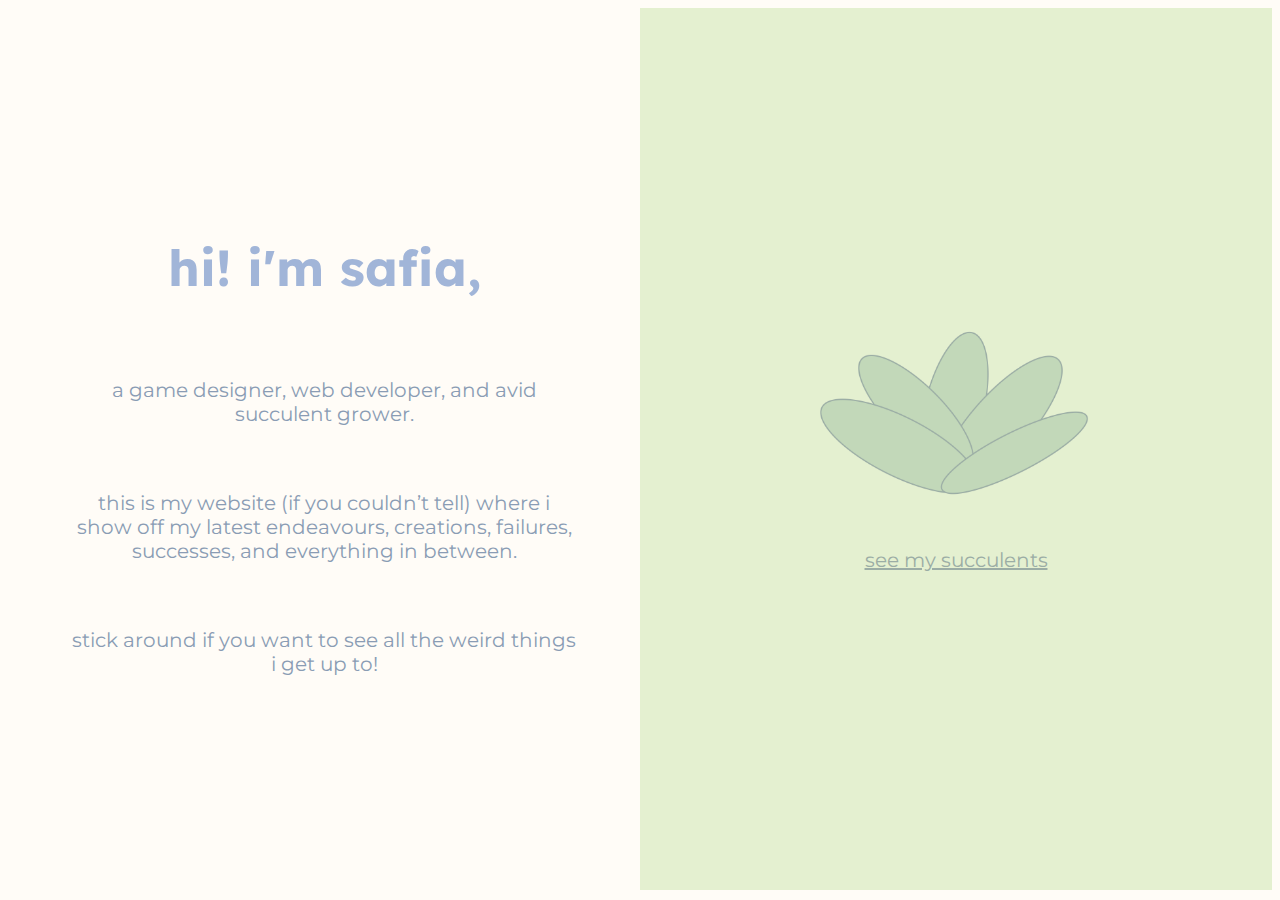
<file: index.html>
<!DOCTYPE html>
<html>
    <head>
        <title>safia ezzahir</title>
        <meta charset="UTF-8">
        <link rel="stylesheet" href="styles.css">
        <link rel="preconnect" href="https://fonts.googleapis.com">
        <link rel="preconnect" href="https://fonts.gstatic.com" crossorigin>
        <link href="https://fonts.googleapis.com/css2?family=Lexend:wght@100..900&family=Montserrat:ital,wght@0,100..900;1,100..900&display=swap" rel="stylesheet">
    </head>

    <body>
        <div class="main">
            <div class="half intro">
                <h1>hi! i'm safia,</h1>
                <p>a game designer, web developer, and avid succulent grower. </p>
                <p>this is my website (if you couldn’t tell) where i show off my latest 
                    endeavours, creations, failures, successes, and everything in between. </p>
                <p>stick around if you want to see all the weird things i get up to!</p>
            </div>
            <div class="half plant">
                <img src="succulent.png" alt="succulent lineart" class="succulentlineart">
                <a href="repotting-and-arranging.html">see my succulents</a>
            </div>
        </div>
    </body>
</html>
</file>
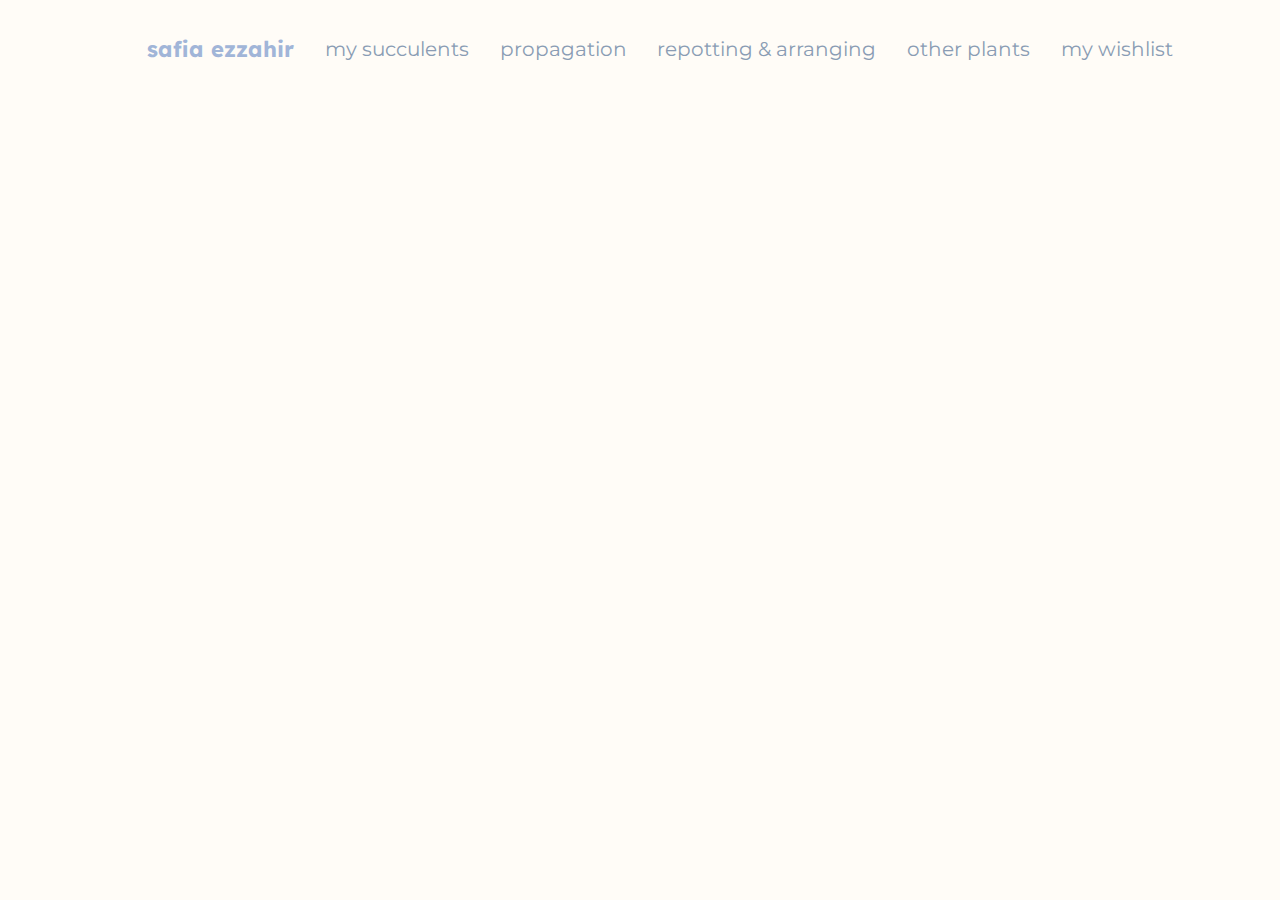
<file: other-plants.html>
<!DOCTYPE html>
<html>
    <head>
        <title>safia's succulents - other plants</title>
        <meta charset="UTF-8">
        <link rel="stylesheet" href="otherpages-styles.css">
        <link rel="preconnect" href="https://fonts.googleapis.com">
        <link rel="preconnect" href="https://fonts.gstatic.com" crossorigin>
        <link href="https://fonts.googleapis.com/css2?family=Lexend:wght@100..900&family=Montserrat:ital,wght@0,100..900;1,100..900&display=swap" rel="stylesheet">
    </head>

    <body>
        <div class="navbar">
            <ul>
                <li class="logo"><a href="index.html">safia ezzahir</a></li>
                <li><a href="succulents.html">my succulents</a></li>
                <li><a href="propagation.html">propagation</a></li>
                <li><a href="repotting-and-arranging.html">repotting & arranging</a></li>
                <li>other plants</li>
                <li><a href="wishlist.html">my wishlist</a></li>
            </ul>
        </div>
    </body>
</html>
</file>
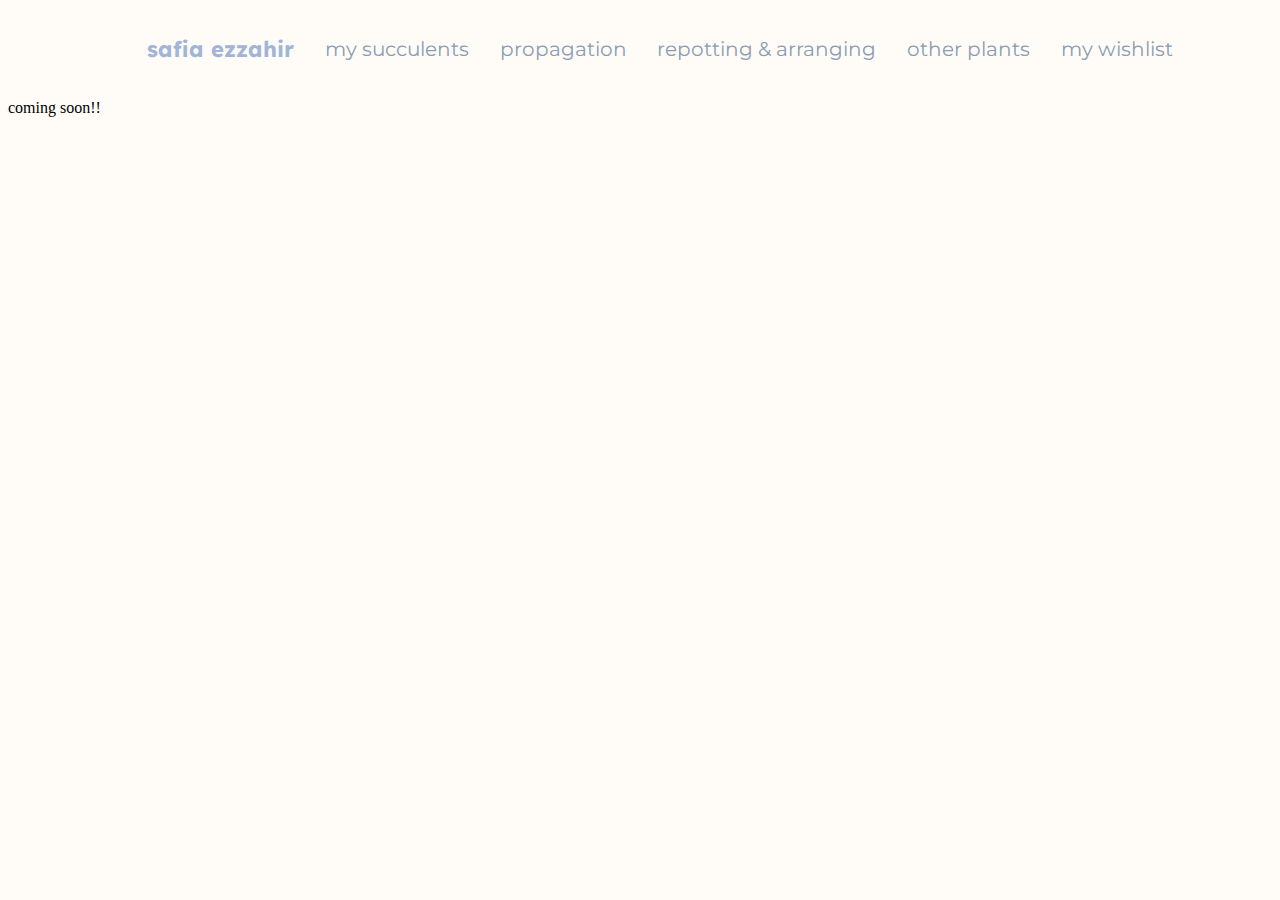
<file: propagation.html>
<!DOCTYPE html>
<html>
    <head>
        <title>safia's succulents - propagation</title>
        <meta charset="UTF-8">
        <link rel="stylesheet" href="otherpages-styles.css">
        <link rel="preconnect" href="https://fonts.googleapis.com">
        <link rel="preconnect" href="https://fonts.gstatic.com" crossorigin>
        <link href="https://fonts.googleapis.com/css2?family=Lexend:wght@100..900&family=Montserrat:ital,wght@0,100..900;1,100..900&display=swap" rel="stylesheet">
    </head>

    <body>
        <div class="navbar">
            <ul>
                <li class="logo"><a href="index.html">safia ezzahir</a></li>
                <li><a href="succulents.html">my succulents</a></li>
                <li>propagation</li>
                <li><a href="repotting-and-arranging.html">repotting & arranging</a></li>
                <li><a href="other-plants.html">other plants</a></li>
                <li><a href="wishlist.html">my wishlist</a></li>
            </ul>
        </div>

        <p class="comingsoon">coming soon!!</p>
    </body>
</html>
</file>
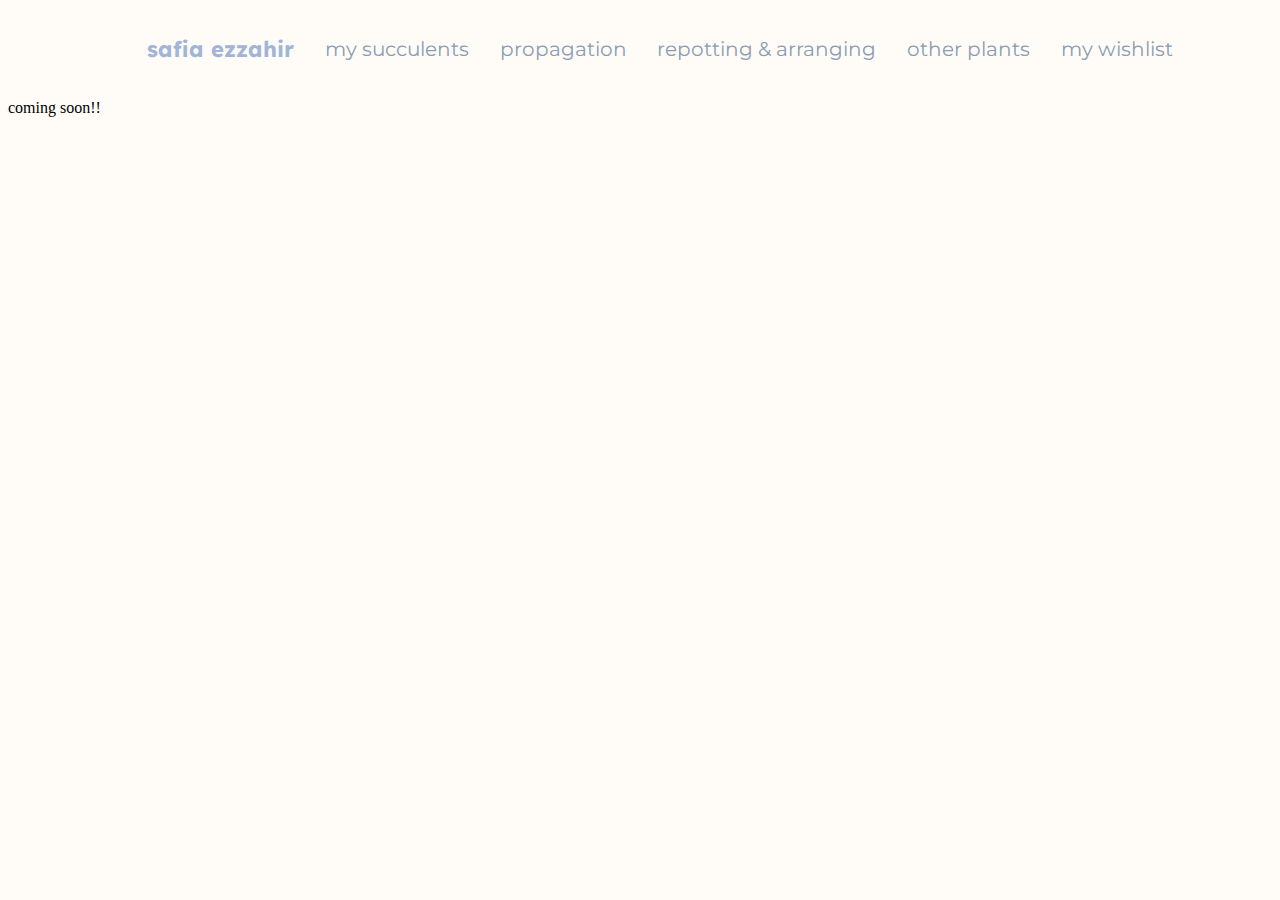
<file: repotting-and-arranging.html>
<!DOCTYPE html>
<html>
    <head>
        <title>safia's succulents - repotting and arranging</title>
        <meta charset="UTF-8">
        <link rel="stylesheet" href="otherpages-styles.css">
        <link rel="preconnect" href="https://fonts.googleapis.com">
        <link rel="preconnect" href="https://fonts.gstatic.com" crossorigin>
        <link href="https://fonts.googleapis.com/css2?family=Lexend:wght@100..900&family=Montserrat:ital,wght@0,100..900;1,100..900&display=swap" rel="stylesheet">
    </head>

    <body>
        <div class="navbar">
            <ul>
                <li class="logo"><a href="index.html">safia ezzahir</a></li>
                <li><a href="succulents.html">my succulents</a></li>
                <li><a href="propagation.html">propagation</a></li>
                <li>repotting & arranging</li>
                <li><a href="other-plants.html">other plants</a></li>
                <li>my wishlist</li>
            </ul>
        </div>

        <p class="comingsoon">coming soon!!</p>
    </body>
</html>
</file>
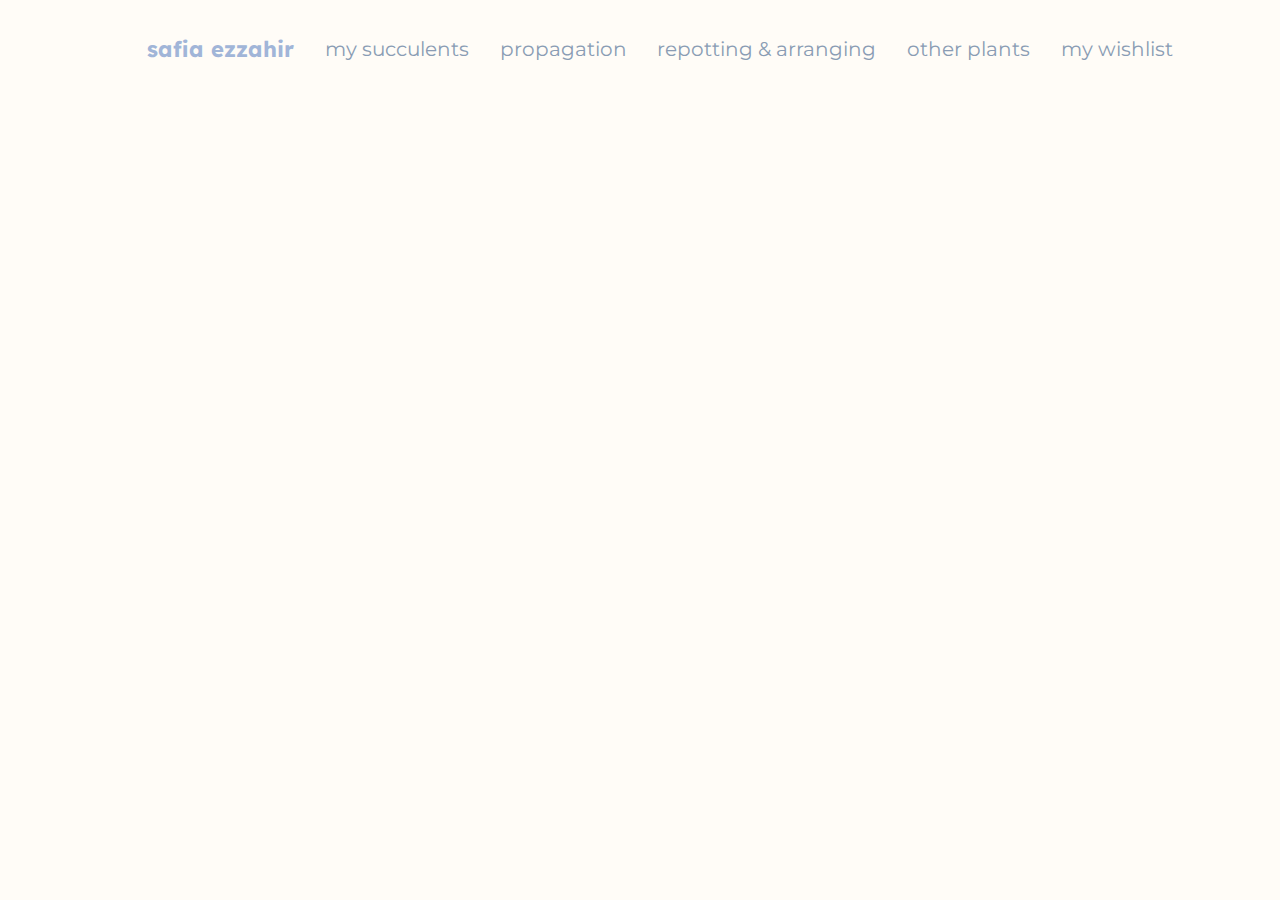
<file: wishlist.html>
<!DOCTYPE html>
<html>
    <head>
        <title>safia's succulents - wishlist</title>
        <meta charset="UTF-8">
        <link rel="stylesheet" href="succulent-styles.css">
        <link rel="preconnect" href="https://fonts.googleapis.com">
        <link rel="preconnect" href="https://fonts.gstatic.com" crossorigin>
        <link href="https://fonts.googleapis.com/css2?family=Lexend:wght@100..900&family=Montserrat:ital,wght@0,100..900;1,100..900&display=swap" rel="stylesheet">
    </head>

    <body>
        <div class="navbar">
            <ul>
                <li class="logo"><a href="index.html">safia ezzahir</a></li>
                <li><a href="succulents.html">my succulents</a></li>
                <li><a href="propagation.html">propagation</a></li>
                <li><a href="repotting-and-arranging.html">repotting & arranging</a></li>
                <li><a href="other-plants.html">other plants</a></li>
                <li>my wishlist</li>
            </ul>
        </div>
    </body>
</html>
</file>
<file: styles.css>
body {
    background-color: #FFFCF7;
}

.main {
    display: flex;
    flex-direction: row;
    width: 100%;
    height: max-content;
}

.half {
    width: 50%;
    min-height: 98vh;
    display: flex;
    flex-direction: column;
    justify-content: center;
    align-items: center;
}

.plant {
    background-color: #E4F0D0;
}

h1 {
    text-align: center;
    font-size: 50px;
    font-family: "Lexend", sans-serif;
    font-weight: bold;
    color: #A1B5D8;
}

p {
    color: #8A9CB4;
    margin-top: 5vh;
    margin-left: 5vw;
    margin-right: 5vw;
    font-family: "Montserrat", sans-serif;
    font-style: normal;
    font-size: 20px;
    text-align: center;
}

.succulentlineart {
    max-width: 45%;
    height: auto;
}

a {
    font-family: "Montserrat", sans-serif;
    font-style: normal;
    font-size: 20px;
    padding-top: 5vh;
    color: #9BADA5;
}
</file>
<file: otherpages-styles.css>
body {
    background-color: #FFFCF7;
}

.navbar {
    position: sticky;
    top: 0;
}

.navbar > ul {
    color: #8A9CB4;
    font-family: "Montserrat", sans-serif;
    font-style: normal;
    font-size: 20px;
    /*text-align: center;*/
    display: flex;
    align-items:center;
    justify-content: center;
    flex-wrap: wrap;
}

.logo {
    font-size: 22px;
    font-family: "Lexend", sans-serif;
    font-weight: bold;
    color: #A1B5D8;
}

.navbar > ul > li {
    list-style-type: none;
    padding: 1.2vw;
}

.navbar > ul > li:not(.logo)>a:hover {
    text-decoration: underline;
    text-decoration-style: wavy;
}

.navbar > ul > li > a {
    color: inherit;
    text-decoration: inherit;
}
</file>
<file: succulent-styles.css>
body {
    background-color: #FFFCF7;
}

.navbar {
    position: sticky;
    top: 0;
    background-color: #FFFCF7;
}

.navbar > ul {
    color: #8A9CB4;
    font-family: "Montserrat", sans-serif;
    font-style: normal;
    font-size: 20px;
    /*text-align: center;*/
    display: flex;
    align-items:center;
    justify-content: center;
    flex-wrap: wrap;
}

.logo {
    font-size: 22px;
    font-family: "Lexend", sans-serif;
    font-weight: bold;
    color: #A1B5D8;
}

.navbar > ul > li {
    list-style-type: none;
    padding: 1.2vw;
}

.navbar > ul > li:not(.logo)>a:hover {
    text-decoration: underline;
    text-decoration-style: wavy;
}

.navbar > ul > li > a {
    color: inherit;
    text-decoration: inherit;
}

.gallery {
    display: flex;
    flex-wrap: wrap;
    justify-content: space-around;
}

.image {
    width: 30vw;
    height: 30vw;
    object-fit: cover;
    margin-bottom: 3vw;
}

.one {
    background-image: url("photos/succulent1.jpg");
    background-size: cover;
}

.two {
    background-image: url("photos/succulent2.jpg");
    background-size: cover;
}

.three {
    background-image: url("photos/succulent3.jpg");
    background-size: cover;
}

.four {
    background-image: url("photos/succulent4.jpg");
    background-size: cover;
}

.five {
    background-image: url("photos/succulent5.jpg");
    background-size: cover;
}

.six {
    background-image: url("photos/succulent6.jpg");
    background-size: cover;
}

.seven {
    background-image: url("photos/succulent7.jpg");
    background-size: cover;
}

.eight {
    background-image: url("photos/succulent8.jpg");
    background-size: cover;
}

.nine {
    background-image: url("photos/succulent9.jpg");
    background-size: cover;
}

.ten {
    background-image: url("photos/succulent10.jpg");
    background-size: cover;
}

.eleven {
    background-image: url("photos/succulent11.jpg");
    background-size: cover;
}

.twelve {
    background-image: url("photos/succulent12.jpg");
    background-size: cover;
}
</file>
